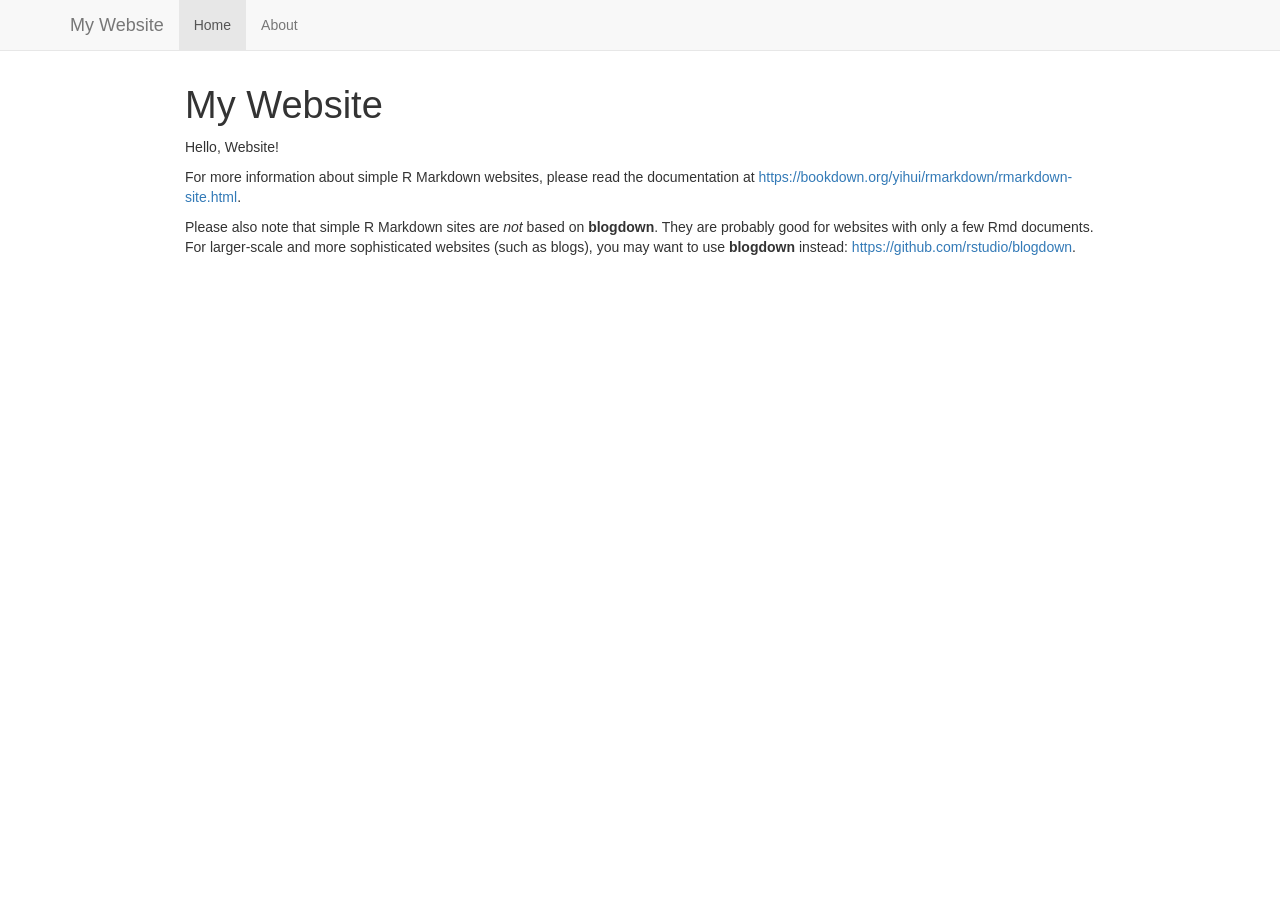
<file: _site/index.html>
<!DOCTYPE html>

<html>

<head>

<meta charset="utf-8" />
<meta name="generator" content="pandoc" />
<meta http-equiv="X-UA-Compatible" content="IE=EDGE" />




<title>My Website</title>

<script src="site_libs/header-attrs-2.29/header-attrs.js"></script>
<script src="site_libs/jquery-3.6.0/jquery-3.6.0.min.js"></script>
<meta name="viewport" content="width=device-width, initial-scale=1" />
<link href="site_libs/bootstrap-3.3.5/css/bootstrap.min.css" rel="stylesheet" />
<script src="site_libs/bootstrap-3.3.5/js/bootstrap.min.js"></script>
<script src="site_libs/bootstrap-3.3.5/shim/html5shiv.min.js"></script>
<script src="site_libs/bootstrap-3.3.5/shim/respond.min.js"></script>
<style>h1 {font-size: 34px;}
       h1.title {font-size: 38px;}
       h2 {font-size: 30px;}
       h3 {font-size: 24px;}
       h4 {font-size: 18px;}
       h5 {font-size: 16px;}
       h6 {font-size: 12px;}
       code {color: inherit; background-color: rgba(0, 0, 0, 0.04);}
       pre:not([class]) { background-color: white }</style>
<script src="site_libs/navigation-1.1/tabsets.js"></script>
<link href="site_libs/highlightjs-9.12.0/default.css" rel="stylesheet" />
<script src="site_libs/highlightjs-9.12.0/highlight.js"></script>

<style type="text/css">
  code{white-space: pre-wrap;}
  span.smallcaps{font-variant: small-caps;}
  span.underline{text-decoration: underline;}
  div.column{display: inline-block; vertical-align: top; width: 50%;}
  div.hanging-indent{margin-left: 1.5em; text-indent: -1.5em;}
  ul.task-list{list-style: none;}
    </style>

<style type="text/css">code{white-space: pre;}</style>
<script type="text/javascript">
if (window.hljs) {
  hljs.configure({languages: []});
  hljs.initHighlightingOnLoad();
  if (document.readyState && document.readyState === "complete") {
    window.setTimeout(function() { hljs.initHighlighting(); }, 0);
  }
}
</script>









<style type = "text/css">
.main-container {
  max-width: 940px;
  margin-left: auto;
  margin-right: auto;
}
img {
  max-width:100%;
}
.tabbed-pane {
  padding-top: 12px;
}
.html-widget {
  margin-bottom: 20px;
}
button.code-folding-btn:focus {
  outline: none;
}
summary {
  display: list-item;
}
details > summary > p:only-child {
  display: inline;
}
pre code {
  padding: 0;
}
</style>


<style type="text/css">
.dropdown-submenu {
  position: relative;
}
.dropdown-submenu>.dropdown-menu {
  top: 0;
  left: 100%;
  margin-top: -6px;
  margin-left: -1px;
  border-radius: 0 6px 6px 6px;
}
.dropdown-submenu:hover>.dropdown-menu {
  display: block;
}
.dropdown-submenu>a:after {
  display: block;
  content: " ";
  float: right;
  width: 0;
  height: 0;
  border-color: transparent;
  border-style: solid;
  border-width: 5px 0 5px 5px;
  border-left-color: #cccccc;
  margin-top: 5px;
  margin-right: -10px;
}
.dropdown-submenu:hover>a:after {
  border-left-color: #adb5bd;
}
.dropdown-submenu.pull-left {
  float: none;
}
.dropdown-submenu.pull-left>.dropdown-menu {
  left: -100%;
  margin-left: 10px;
  border-radius: 6px 0 6px 6px;
}
</style>

<script type="text/javascript">
// manage active state of menu based on current page
$(document).ready(function () {
  // active menu anchor
  href = window.location.pathname
  href = href.substr(href.lastIndexOf('/') + 1)
  if (href === "")
    href = "index.html";
  var menuAnchor = $('a[href="' + href + '"]');

  // mark the anchor link active (and if it's in a dropdown, also mark that active)
  var dropdown = menuAnchor.closest('li.dropdown');
  if (window.bootstrap) { // Bootstrap 4+
    menuAnchor.addClass('active');
    dropdown.find('> .dropdown-toggle').addClass('active');
  } else { // Bootstrap 3
    menuAnchor.parent().addClass('active');
    dropdown.addClass('active');
  }

  // Navbar adjustments
  var navHeight = $(".navbar").first().height() + 15;
  var style = document.createElement('style');
  var pt = "padding-top: " + navHeight + "px; ";
  var mt = "margin-top: -" + navHeight + "px; ";
  var css = "";
  // offset scroll position for anchor links (for fixed navbar)
  for (var i = 1; i <= 6; i++) {
    css += ".section h" + i + "{ " + pt + mt + "}\n";
  }
  style.innerHTML = "body {" + pt + "padding-bottom: 40px; }\n" + css;
  document.head.appendChild(style);
});
</script>

<!-- tabsets -->

<style type="text/css">
.tabset-dropdown > .nav-tabs {
  display: inline-table;
  max-height: 500px;
  min-height: 44px;
  overflow-y: auto;
  border: 1px solid #ddd;
  border-radius: 4px;
}

.tabset-dropdown > .nav-tabs > li.active:before, .tabset-dropdown > .nav-tabs.nav-tabs-open:before {
  content: "\e259";
  font-family: 'Glyphicons Halflings';
  display: inline-block;
  padding: 10px;
  border-right: 1px solid #ddd;
}

.tabset-dropdown > .nav-tabs.nav-tabs-open > li.active:before {
  content: "\e258";
  font-family: 'Glyphicons Halflings';
  border: none;
}

.tabset-dropdown > .nav-tabs > li.active {
  display: block;
}

.tabset-dropdown > .nav-tabs > li > a,
.tabset-dropdown > .nav-tabs > li > a:focus,
.tabset-dropdown > .nav-tabs > li > a:hover {
  border: none;
  display: inline-block;
  border-radius: 4px;
  background-color: transparent;
}

.tabset-dropdown > .nav-tabs.nav-tabs-open > li {
  display: block;
  float: none;
}

.tabset-dropdown > .nav-tabs > li {
  display: none;
}
</style>

<!-- code folding -->




</head>

<body>


<div class="container-fluid main-container">




<div class="navbar navbar-default  navbar-fixed-top" role="navigation">
  <div class="container">
    <div class="navbar-header">
      <button type="button" class="navbar-toggle collapsed" data-toggle="collapse" data-bs-toggle="collapse" data-target="#navbar" data-bs-target="#navbar">
        <span class="icon-bar"></span>
        <span class="icon-bar"></span>
        <span class="icon-bar"></span>
      </button>
      <a class="navbar-brand" href="index.html">My Website</a>
    </div>
    <div id="navbar" class="navbar-collapse collapse">
      <ul class="nav navbar-nav">
        <li>
  <a href="index.html">Home</a>
</li>
<li>
  <a href="about.html">About</a>
</li>
      </ul>
      <ul class="nav navbar-nav navbar-right">
        
      </ul>
    </div><!--/.nav-collapse -->
  </div><!--/.container -->
</div><!--/.navbar -->

<div id="header">



<h1 class="title toc-ignore">My Website</h1>

</div>


<p>Hello, Website!</p>
<p>For more information about simple R Markdown websites, please read
the documentation at <a
href="https://bookdown.org/yihui/rmarkdown/rmarkdown-site.html"
class="uri">https://bookdown.org/yihui/rmarkdown/rmarkdown-site.html</a>.</p>
<p>Please also note that simple R Markdown sites are <em>not</em> based
on <strong>blogdown</strong>. They are probably good for websites with
only a few Rmd documents. For larger-scale and more sophisticated
websites (such as blogs), you may want to use <strong>blogdown</strong>
instead: <a href="https://github.com/rstudio/blogdown"
class="uri">https://github.com/rstudio/blogdown</a>.</p>




</div>

<script>

// add bootstrap table styles to pandoc tables
function bootstrapStylePandocTables() {
  $('tr.odd').parent('tbody').parent('table').addClass('table table-condensed');
}
$(document).ready(function () {
  bootstrapStylePandocTables();
});


</script>

<!-- tabsets -->

<script>
$(document).ready(function () {
  window.buildTabsets("TOC");
});

$(document).ready(function () {
  $('.tabset-dropdown > .nav-tabs > li').click(function () {
    $(this).parent().toggleClass('nav-tabs-open');
  });
});
</script>

<!-- code folding -->


<!-- dynamically load mathjax for compatibility with self-contained -->
<script>
  (function () {
    var script = document.createElement("script");
    script.type = "text/javascript";
    script.src  = "https://mathjax.rstudio.com/latest/MathJax.js?config=TeX-AMS-MML_HTMLorMML";
    document.getElementsByTagName("head")[0].appendChild(script);
  })();
</script>

</body>
</html>
</file>
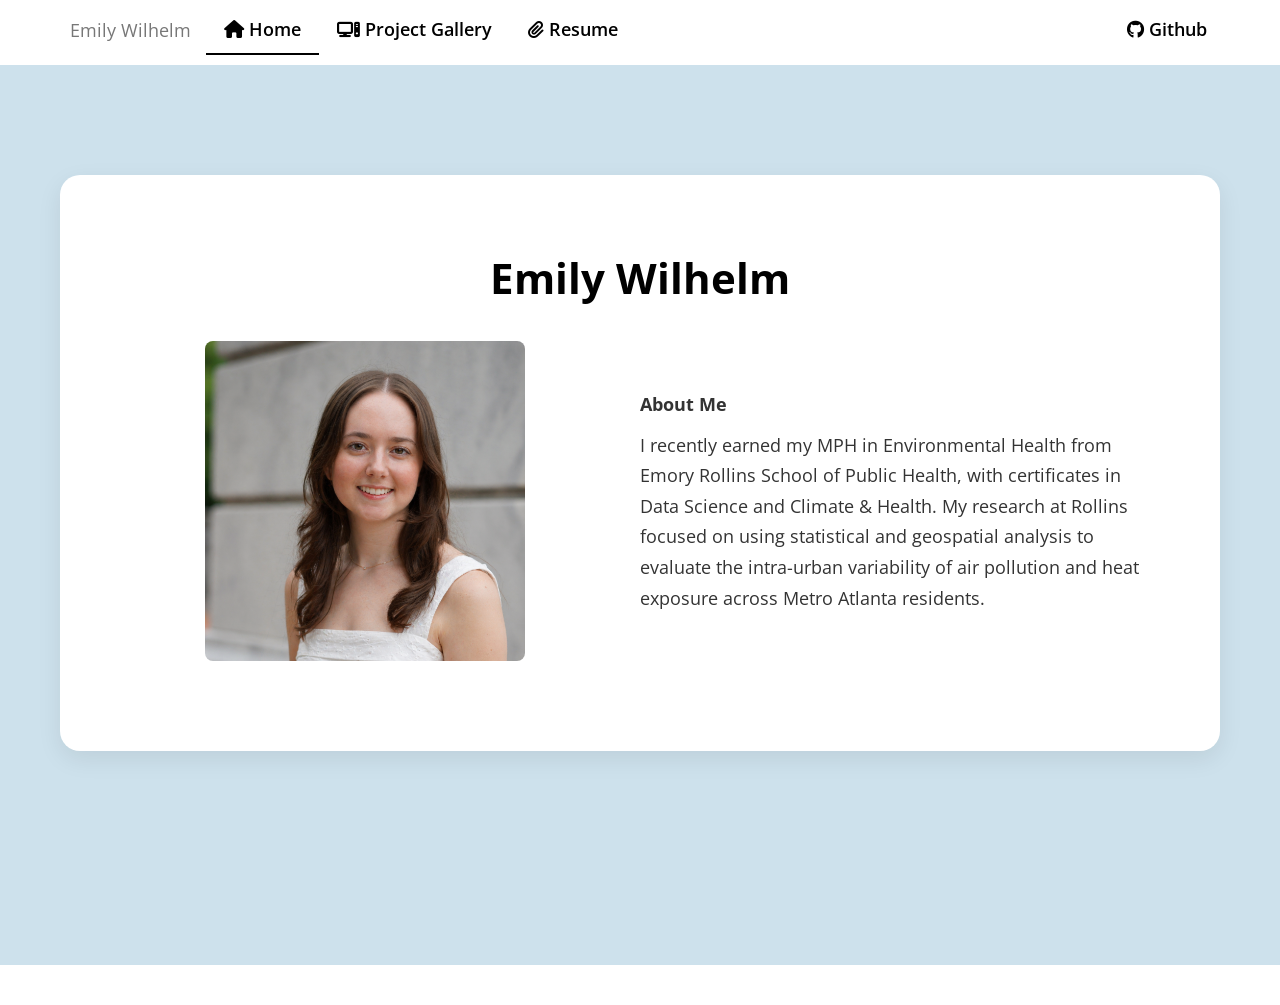
<file: docs/index.html>
<!DOCTYPE html>

<html>

<head>

<meta charset="utf-8" />
<meta name="generator" content="pandoc" />
<meta http-equiv="X-UA-Compatible" content="IE=EDGE" />




<title>index.knit</title>

<script src="site_libs/header-attrs-2.29/header-attrs.js"></script>
<script src="site_libs/jquery-3.6.0/jquery-3.6.0.min.js"></script>
<meta name="viewport" content="width=device-width, initial-scale=1" />
<link href="site_libs/bootstrap-3.3.5/css/bootstrap.min.css" rel="stylesheet" />
<script src="site_libs/bootstrap-3.3.5/js/bootstrap.min.js"></script>
<script src="site_libs/bootstrap-3.3.5/shim/html5shiv.min.js"></script>
<script src="site_libs/bootstrap-3.3.5/shim/respond.min.js"></script>
<style>h1 {font-size: 34px;}
       h1.title {font-size: 38px;}
       h2 {font-size: 30px;}
       h3 {font-size: 24px;}
       h4 {font-size: 18px;}
       h5 {font-size: 16px;}
       h6 {font-size: 12px;}
       code {color: inherit; background-color: rgba(0, 0, 0, 0.04);}
       pre:not([class]) { background-color: white }</style>
<script src="site_libs/navigation-1.1/tabsets.js"></script>
<link href="site_libs/highlightjs-9.12.0/default.css" rel="stylesheet" />
<script src="site_libs/highlightjs-9.12.0/highlight.js"></script>
<link href="site_libs/font-awesome-6.5.2/css/all.min.css" rel="stylesheet" />
<link href="site_libs/font-awesome-6.5.2/css/v4-shims.min.css" rel="stylesheet" />

<style type="text/css">
  code{white-space: pre-wrap;}
  span.smallcaps{font-variant: small-caps;}
  span.underline{text-decoration: underline;}
  div.column{display: inline-block; vertical-align: top; width: 50%;}
  div.hanging-indent{margin-left: 1.5em; text-indent: -1.5em;}
  ul.task-list{list-style: none;}
    </style>

<style type="text/css">code{white-space: pre;}</style>
<script type="text/javascript">
if (window.hljs) {
  hljs.configure({languages: []});
  hljs.initHighlightingOnLoad();
  if (document.readyState && document.readyState === "complete") {
    window.setTimeout(function() { hljs.initHighlighting(); }, 0);
  }
}
</script>






<link rel="stylesheet" href="style.css" type="text/css" />



<style type = "text/css">
.main-container {
  max-width: 940px;
  margin-left: auto;
  margin-right: auto;
}
img {
  max-width:100%;
}
.tabbed-pane {
  padding-top: 12px;
}
.html-widget {
  margin-bottom: 20px;
}
button.code-folding-btn:focus {
  outline: none;
}
summary {
  display: list-item;
}
details > summary > p:only-child {
  display: inline;
}
pre code {
  padding: 0;
}
</style>


<style type="text/css">
.dropdown-submenu {
  position: relative;
}
.dropdown-submenu>.dropdown-menu {
  top: 0;
  left: 100%;
  margin-top: -6px;
  margin-left: -1px;
  border-radius: 0 6px 6px 6px;
}
.dropdown-submenu:hover>.dropdown-menu {
  display: block;
}
.dropdown-submenu>a:after {
  display: block;
  content: " ";
  float: right;
  width: 0;
  height: 0;
  border-color: transparent;
  border-style: solid;
  border-width: 5px 0 5px 5px;
  border-left-color: #cccccc;
  margin-top: 5px;
  margin-right: -10px;
}
.dropdown-submenu:hover>a:after {
  border-left-color: #adb5bd;
}
.dropdown-submenu.pull-left {
  float: none;
}
.dropdown-submenu.pull-left>.dropdown-menu {
  left: -100%;
  margin-left: 10px;
  border-radius: 6px 0 6px 6px;
}
</style>

<script type="text/javascript">
// manage active state of menu based on current page
$(document).ready(function () {
  // active menu anchor
  href = window.location.pathname
  href = href.substr(href.lastIndexOf('/') + 1)
  if (href === "")
    href = "index.html";
  var menuAnchor = $('a[href="' + href + '"]');

  // mark the anchor link active (and if it's in a dropdown, also mark that active)
  var dropdown = menuAnchor.closest('li.dropdown');
  if (window.bootstrap) { // Bootstrap 4+
    menuAnchor.addClass('active');
    dropdown.find('> .dropdown-toggle').addClass('active');
  } else { // Bootstrap 3
    menuAnchor.parent().addClass('active');
    dropdown.addClass('active');
  }

  // Navbar adjustments
  var navHeight = $(".navbar").first().height() + 15;
  var style = document.createElement('style');
  var pt = "padding-top: " + navHeight + "px; ";
  var mt = "margin-top: -" + navHeight + "px; ";
  var css = "";
  // offset scroll position for anchor links (for fixed navbar)
  for (var i = 1; i <= 6; i++) {
    css += ".section h" + i + "{ " + pt + mt + "}\n";
  }
  style.innerHTML = "body {" + pt + "padding-bottom: 40px; }\n" + css;
  document.head.appendChild(style);
});
</script>

<!-- tabsets -->

<style type="text/css">
.tabset-dropdown > .nav-tabs {
  display: inline-table;
  max-height: 500px;
  min-height: 44px;
  overflow-y: auto;
  border: 1px solid #ddd;
  border-radius: 4px;
}

.tabset-dropdown > .nav-tabs > li.active:before, .tabset-dropdown > .nav-tabs.nav-tabs-open:before {
  content: "\e259";
  font-family: 'Glyphicons Halflings';
  display: inline-block;
  padding: 10px;
  border-right: 1px solid #ddd;
}

.tabset-dropdown > .nav-tabs.nav-tabs-open > li.active:before {
  content: "\e258";
  font-family: 'Glyphicons Halflings';
  border: none;
}

.tabset-dropdown > .nav-tabs > li.active {
  display: block;
}

.tabset-dropdown > .nav-tabs > li > a,
.tabset-dropdown > .nav-tabs > li > a:focus,
.tabset-dropdown > .nav-tabs > li > a:hover {
  border: none;
  display: inline-block;
  border-radius: 4px;
  background-color: transparent;
}

.tabset-dropdown > .nav-tabs.nav-tabs-open > li {
  display: block;
  float: none;
}

.tabset-dropdown > .nav-tabs > li {
  display: none;
}
</style>

<!-- code folding -->




</head>

<body>


<div class="container-fluid main-container">




<div class="navbar navbar-default  navbar-fixed-top" role="navigation">
  <div class="container">
    <div class="navbar-header">
      <button type="button" class="navbar-toggle collapsed" data-toggle="collapse" data-bs-toggle="collapse" data-target="#navbar" data-bs-target="#navbar">
        <span class="icon-bar"></span>
        <span class="icon-bar"></span>
        <span class="icon-bar"></span>
      </button>
      <a class="navbar-brand" href="index.html">Emily Wilhelm</a>
    </div>
    <div id="navbar" class="navbar-collapse collapse">
      <ul class="nav navbar-nav">
        <li>
  <a href="index.html">
    <span class="fa fa-home"></span>
     
    Home
  </a>
</li>
<li>
  <a href="projects.html">
    <span class="fa fa-computer"></span>
     
    Project Gallery
  </a>
</li>
<li>
  <a href="resume.html">
    <span class="fa fa-paperclip"></span>
     
    Resume
  </a>
</li>
      </ul>
      <ul class="nav navbar-nav navbar-right">
        <li>
  <a href="https://github.com/EmilyWilhelm15">
    <span class="fa fa-github"></span>
     
    Github
  </a>
</li>
      </ul>
    </div><!--/.nav-collapse -->
  </div><!--/.container -->
</div><!--/.navbar -->

<div id="header">




</div>


<div class="home-page">
<div class="home-wrapper">
<div class="home-card">
<h1 class="home-name">
Emily Wilhelm
</h1>
<div class="columns">
<div class="column" style="width:45%;">
<p><img src="images/Grad_Headshot.PNG" width="70%" style="display: block; margin: auto;" /></p>
</div><div class="column" style="text-align: left;">
<p><strong>About Me</strong></p>
<p>I recently earned my MPH in Environmental Health from Emory Rollins
School of Public Health, with certificates in Data Science and Climate
&amp; Health. My research at Rollins focused on using statistical and
geospatial analysis to evaluate the intra-urban variability of air
pollution and heat exposure across Metro Atlanta residents.</p>
</div>
</div>
</div>
</div>
</div>




</div>

<script>

// add bootstrap table styles to pandoc tables
function bootstrapStylePandocTables() {
  $('tr.odd').parent('tbody').parent('table').addClass('table table-condensed');
}
$(document).ready(function () {
  bootstrapStylePandocTables();
});


</script>

<!-- tabsets -->

<script>
$(document).ready(function () {
  window.buildTabsets("TOC");
});

$(document).ready(function () {
  $('.tabset-dropdown > .nav-tabs > li').click(function () {
    $(this).parent().toggleClass('nav-tabs-open');
  });
});
</script>

<!-- code folding -->


<!-- dynamically load mathjax for compatibility with self-contained -->
<script>
  (function () {
    var script = document.createElement("script");
    script.type = "text/javascript";
    script.src  = "https://mathjax.rstudio.com/latest/MathJax.js?config=TeX-AMS-MML_HTMLorMML";
    document.getElementsByTagName("head")[0].appendChild(script);
  })();
</script>

</body>
</html>
</file>
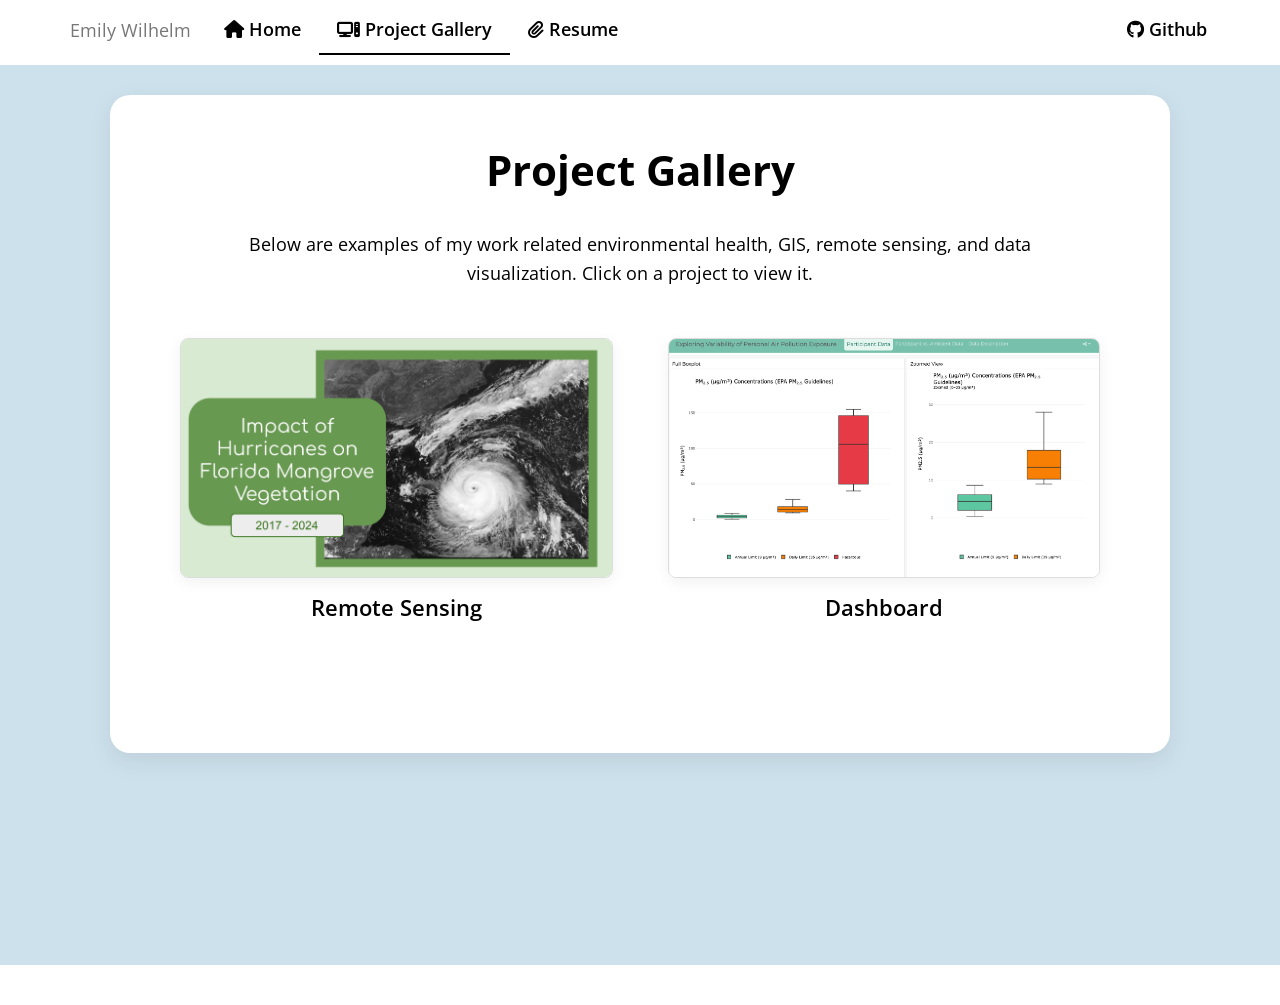
<file: docs/projects.html>
<!DOCTYPE html>

<html>

<head>

<meta charset="utf-8" />
<meta name="generator" content="pandoc" />
<meta http-equiv="X-UA-Compatible" content="IE=EDGE" />




<title>projects.knit</title>

<script src="site_libs/header-attrs-2.29/header-attrs.js"></script>
<script src="site_libs/jquery-3.6.0/jquery-3.6.0.min.js"></script>
<meta name="viewport" content="width=device-width, initial-scale=1" />
<link href="site_libs/bootstrap-3.3.5/css/bootstrap.min.css" rel="stylesheet" />
<script src="site_libs/bootstrap-3.3.5/js/bootstrap.min.js"></script>
<script src="site_libs/bootstrap-3.3.5/shim/html5shiv.min.js"></script>
<script src="site_libs/bootstrap-3.3.5/shim/respond.min.js"></script>
<style>h1 {font-size: 34px;}
       h1.title {font-size: 38px;}
       h2 {font-size: 30px;}
       h3 {font-size: 24px;}
       h4 {font-size: 18px;}
       h5 {font-size: 16px;}
       h6 {font-size: 12px;}
       code {color: inherit; background-color: rgba(0, 0, 0, 0.04);}
       pre:not([class]) { background-color: white }</style>
<script src="site_libs/navigation-1.1/tabsets.js"></script>
<link href="site_libs/highlightjs-9.12.0/default.css" rel="stylesheet" />
<script src="site_libs/highlightjs-9.12.0/highlight.js"></script>
<link href="site_libs/font-awesome-6.5.2/css/all.min.css" rel="stylesheet" />
<link href="site_libs/font-awesome-6.5.2/css/v4-shims.min.css" rel="stylesheet" />

<style type="text/css">
  code{white-space: pre-wrap;}
  span.smallcaps{font-variant: small-caps;}
  span.underline{text-decoration: underline;}
  div.column{display: inline-block; vertical-align: top; width: 50%;}
  div.hanging-indent{margin-left: 1.5em; text-indent: -1.5em;}
  ul.task-list{list-style: none;}
    </style>

<style type="text/css">code{white-space: pre;}</style>
<script type="text/javascript">
if (window.hljs) {
  hljs.configure({languages: []});
  hljs.initHighlightingOnLoad();
  if (document.readyState && document.readyState === "complete") {
    window.setTimeout(function() { hljs.initHighlighting(); }, 0);
  }
}
</script>






<link rel="stylesheet" href="style.css" type="text/css" />



<style type = "text/css">
.main-container {
  max-width: 940px;
  margin-left: auto;
  margin-right: auto;
}
img {
  max-width:100%;
}
.tabbed-pane {
  padding-top: 12px;
}
.html-widget {
  margin-bottom: 20px;
}
button.code-folding-btn:focus {
  outline: none;
}
summary {
  display: list-item;
}
details > summary > p:only-child {
  display: inline;
}
pre code {
  padding: 0;
}
</style>


<style type="text/css">
.dropdown-submenu {
  position: relative;
}
.dropdown-submenu>.dropdown-menu {
  top: 0;
  left: 100%;
  margin-top: -6px;
  margin-left: -1px;
  border-radius: 0 6px 6px 6px;
}
.dropdown-submenu:hover>.dropdown-menu {
  display: block;
}
.dropdown-submenu>a:after {
  display: block;
  content: " ";
  float: right;
  width: 0;
  height: 0;
  border-color: transparent;
  border-style: solid;
  border-width: 5px 0 5px 5px;
  border-left-color: #cccccc;
  margin-top: 5px;
  margin-right: -10px;
}
.dropdown-submenu:hover>a:after {
  border-left-color: #adb5bd;
}
.dropdown-submenu.pull-left {
  float: none;
}
.dropdown-submenu.pull-left>.dropdown-menu {
  left: -100%;
  margin-left: 10px;
  border-radius: 6px 0 6px 6px;
}
</style>

<script type="text/javascript">
// manage active state of menu based on current page
$(document).ready(function () {
  // active menu anchor
  href = window.location.pathname
  href = href.substr(href.lastIndexOf('/') + 1)
  if (href === "")
    href = "index.html";
  var menuAnchor = $('a[href="' + href + '"]');

  // mark the anchor link active (and if it's in a dropdown, also mark that active)
  var dropdown = menuAnchor.closest('li.dropdown');
  if (window.bootstrap) { // Bootstrap 4+
    menuAnchor.addClass('active');
    dropdown.find('> .dropdown-toggle').addClass('active');
  } else { // Bootstrap 3
    menuAnchor.parent().addClass('active');
    dropdown.addClass('active');
  }

  // Navbar adjustments
  var navHeight = $(".navbar").first().height() + 15;
  var style = document.createElement('style');
  var pt = "padding-top: " + navHeight + "px; ";
  var mt = "margin-top: -" + navHeight + "px; ";
  var css = "";
  // offset scroll position for anchor links (for fixed navbar)
  for (var i = 1; i <= 6; i++) {
    css += ".section h" + i + "{ " + pt + mt + "}\n";
  }
  style.innerHTML = "body {" + pt + "padding-bottom: 40px; }\n" + css;
  document.head.appendChild(style);
});
</script>

<!-- tabsets -->

<style type="text/css">
.tabset-dropdown > .nav-tabs {
  display: inline-table;
  max-height: 500px;
  min-height: 44px;
  overflow-y: auto;
  border: 1px solid #ddd;
  border-radius: 4px;
}

.tabset-dropdown > .nav-tabs > li.active:before, .tabset-dropdown > .nav-tabs.nav-tabs-open:before {
  content: "\e259";
  font-family: 'Glyphicons Halflings';
  display: inline-block;
  padding: 10px;
  border-right: 1px solid #ddd;
}

.tabset-dropdown > .nav-tabs.nav-tabs-open > li.active:before {
  content: "\e258";
  font-family: 'Glyphicons Halflings';
  border: none;
}

.tabset-dropdown > .nav-tabs > li.active {
  display: block;
}

.tabset-dropdown > .nav-tabs > li > a,
.tabset-dropdown > .nav-tabs > li > a:focus,
.tabset-dropdown > .nav-tabs > li > a:hover {
  border: none;
  display: inline-block;
  border-radius: 4px;
  background-color: transparent;
}

.tabset-dropdown > .nav-tabs.nav-tabs-open > li {
  display: block;
  float: none;
}

.tabset-dropdown > .nav-tabs > li {
  display: none;
}
</style>

<!-- code folding -->




</head>

<body>


<div class="container-fluid main-container">




<div class="navbar navbar-default  navbar-fixed-top" role="navigation">
  <div class="container">
    <div class="navbar-header">
      <button type="button" class="navbar-toggle collapsed" data-toggle="collapse" data-bs-toggle="collapse" data-target="#navbar" data-bs-target="#navbar">
        <span class="icon-bar"></span>
        <span class="icon-bar"></span>
        <span class="icon-bar"></span>
      </button>
      <a class="navbar-brand" href="index.html">Emily Wilhelm</a>
    </div>
    <div id="navbar" class="navbar-collapse collapse">
      <ul class="nav navbar-nav">
        <li>
  <a href="index.html">
    <span class="fa fa-home"></span>
     
    Home
  </a>
</li>
<li>
  <a href="projects.html">
    <span class="fa fa-computer"></span>
     
    Project Gallery
  </a>
</li>
<li>
  <a href="resume.html">
    <span class="fa fa-paperclip"></span>
     
    Resume
  </a>
</li>
      </ul>
      <ul class="nav navbar-nav navbar-right">
        <li>
  <a href="https://github.com/EmilyWilhelm15">
    <span class="fa fa-github"></span>
     
    Github
  </a>
</li>
      </ul>
    </div><!--/.nav-collapse -->
  </div><!--/.container -->
</div><!--/.navbar -->

<div id="header">




</div>


<div class="project-page">
<div class="project-wrapper">
<div class="project-card-page">
<div id="project-gallery">

  <p class="gallery">
  Project Gallery
  </p>

  <p class="project-intro">
  Below are examples of my work related environmental health, GIS, remote sensing, and data visualization.
  Click on a project to view it.
  </p>

<div class="project-gallery">
  <div class="project-card" onclick="showProject('remote')">
    <img src="images/Mangrove.PNG" alt="Remote Sensing Project">
    <p>Remote Sensing</p>
  </div>

  <div class="project-card" onclick="showProject('dashboard')">
    <img src="images/Dashboard.PNG" alt="Dashboard Project">
    <p>Dashboard</p>
  </div>
</div>

</div>


<div id="remote" class="project-display" style="display:none;">

  <button class="back-button" onclick="backToProjects()">← Back to Projects</button>
  
  <h2>Remote Sensing Project</h2> 
  
  <p>
  This project uses Landsat satellite imagery and NDVI analysis to evaluate how hurricanes impacted mangrove vegetation in Florida from 2017–2024. By comparing vegetation health before and after major storms, the analysis identifies patterns of damage and regrowth. I explored how mangroves are affected by hurricanes and recover over time because mangrove forests play a critical role in coastal resilience by reducing storm surge, limiting erosion, and protecting nearby communities.
  <br><br>
  <p>
    <a href="files/Mangrove_NDVI.pdf" target="_blank">Open Remote Sensing PDF →</a>
  </p>

  <object 
    data="files/Mangrove_NDVI.pdf" 
    type="application/pdf" 
    width="100%" 
    height="800px">
    <p>
      PDF cannot be displayed.
      <a href="files/Mangrove_NDVI.pdf" target="_blank">Open the PDF here</a>.
    </p>
  </object>
    
</div> 

<div id="dashboard" class="project-display" style="display:none;">

  <button class="back-button" onclick="backToProjects()">← Back to Projects</button> 
  
  <h2>Dashboard</h2> 
  
  <p>
    This interactive dashboard presents data from my capstone research project: personal PM₂.₅ exposure concentrations from Metro Atlanta residents and corresponding ambient PM₂.₅ concentrations from the EPA's South DeKalb Ambient Air Monitor. The first page displays boxplots of personal PM₂.₅ concentrations categorized using thresholds from the the EPA and WHO, allowing users to explore how PM₂.₅ exposure concentrations in the study population compare across regulatory and health-based benchmarks. The second page compares individuals’ personal PM₂.₅ concentrations to corresponding ambient levels, highlighting differences between personal exposures and measurements from a fixed-site monitor. Together, these visualizations enable users to examine variability in exposure and better understand how personal PM₂.₅ levels relate to both ambient air quality and established guidelines.
    <br><br>
  </p>
  
  <p>
    <a href="https://emilywilhelm.shinyapps.io/dashboard/" target="_blank">
      Open full dashboard →
    </a>
  </p>
  
  <p>
    <a href="https://github.com/EmilyWilhelm15/Dashboard_555" target="_blank">
      View code on GitHub →
    </a>
  </p>
  
  <iframe 
    src="https://emilywilhelm.shinyapps.io/dashboard/#section-participant-data" 
    width="100%" 
    height="800px" 
    style="border: none;">
  </iframe>
  
</div>

<script>
function showProject(id) {
  document.getElementById('project-gallery').style.display = 'none';

  document.querySelectorAll('.project-display').forEach(project => {
    project.style.display = 'none';
  });

  document.getElementById(id).style.display = 'block';

  window.scrollTo({
    top: 0,
    behavior: 'smooth'
  });
}

function backToProjects() {
  document.getElementById('project-gallery').style.display = 'block';

  document.querySelectorAll('.project-display').forEach(project => {
    project.style.display = 'none';
  });

  document.getElementById('project-gallery').scrollIntoView({
    behavior: 'smooth'
  });
}
</script>
</div>
</div>
</div>




</div>

<script>

// add bootstrap table styles to pandoc tables
function bootstrapStylePandocTables() {
  $('tr.odd').parent('tbody').parent('table').addClass('table table-condensed');
}
$(document).ready(function () {
  bootstrapStylePandocTables();
});


</script>

<!-- tabsets -->

<script>
$(document).ready(function () {
  window.buildTabsets("TOC");
});

$(document).ready(function () {
  $('.tabset-dropdown > .nav-tabs > li').click(function () {
    $(this).parent().toggleClass('nav-tabs-open');
  });
});
</script>

<!-- code folding -->


<!-- dynamically load mathjax for compatibility with self-contained -->
<script>
  (function () {
    var script = document.createElement("script");
    script.type = "text/javascript";
    script.src  = "https://mathjax.rstudio.com/latest/MathJax.js?config=TeX-AMS-MML_HTMLorMML";
    document.getElementsByTagName("head")[0].appendChild(script);
  })();
</script>

</body>
</html>
</file>
<file: _site/site_libs/highlightjs-9.12.0/default.css>
.hljs-literal {
  color: #990073;
}

.hljs-number {
  color: #099;
}

.hljs-comment {
  color: #998;
  font-style: italic;
}

.hljs-keyword {
  color: #900;
  font-weight: bold;
}

.hljs-string {
  color: #d14;
}
</file>
<file: docs/site_libs/highlightjs-9.12.0/default.css>
.hljs-literal {
  color: #990073;
}

.hljs-number {
  color: #099;
}

.hljs-comment {
  color: #998;
  font-style: italic;
}

.hljs-keyword {
  color: #900;
  font-weight: bold;
}

.hljs-string {
  color: #d14;
}
</file>
<file: docs/style.css>
@import url('https://fonts.googleapis.com/css2?family=Open+Sans:wght@400;600;700&display=swap');

/*home page*/
body {
  margin: 0;
  font-family: 'Open Sans', sans-serif;
}

h1, h2, h3 {
  font-weight: 700;
}

p {
  font-weight: 400;
}

.main-container {
  max-width: 100% !important;
  padding-left: 0 !important;
  padding-right: 0 !important;
}

.home-page {
  background-color: #cde1ec;
  min-height: 100vh;
  padding: 40px 0;
}

.home-wrapper {
  max-width: 1200px;   
  margin: 70px auto;
  padding: 0 20px;
}

.home-card {
  background: white;
  padding: 80px;
  border-radius: 20px;
  box-shadow: 0 8px 25px rgba(0,0,0,0.08);
}

.home-card img {
  border-radius: 10px;
}

.home-card p {
  font-size: 17px;
  line-height: 1.7;
}

.home-card h2 {
  font-size: 48px;   /* increase size */
  font-weight: 600;
  padding: 40px 60px 60px 60px;
  text-align: center;
  margin-bottom: 25px; /* space below name */
}

.columns {
  display: flex;
  align-items: center;
  gap: 50px;
}

/*headshot*/
.columns img {
  max-width: 320px; 
  width: 100%;
  border-radius: 8px;
}

/*name*/
.home-name {
  font-size: 42px;
  text-align: center;
  font-family: 'Open Sans', sans-serif;
  margin-top: 0; 
  color: #000 !important;
  margin-bottom: 40px;
}

.columns .column:last-child {
  text-align: left;
}

/*About text spacing */
.columns .column p {
  font-size: 18px;
  line-height: 1.7;
}

.columns h3 + h3,
.columns h3 + h2 {
  margin-top: 10px;
}

/*Navbar*/
.navbar {
  background-color: white !important;
  border-bottom: none;
  margin-top: 5px; 
  margin-bottom: 5px;
}

.navbar-nav > li > a {
  font-size: 18px;
  font-weight: 600;
  padding: 14px 18px;
  color: #000 !important;
}

.navbar-nav > li > a:hover,
.navbar-nav > li > a:focus {
  color: #8ec1da !important;
  background-color: transparent !important;
  border-bottom: 2px solid #8ec1da !important;
}

.navbar-nav > .active > a,
.navbar-nav > .active > a:hover,
.navbar-nav > .active > a:focus {
  background-color: transparent !important;
  box-shadow: none !important;
  border-bottom: 2px solid #000;  
  color: #000 !important;
}

/*project page*/
.project-page {
  background-color: #cde1ec;
  min-height: 100vh;
  padding: 30px 0 60px 0;
}

.project-wrapper {
  max-width: 1100px;
  margin: 0 auto;
  padding: 0 20px;
}

.project-card-page {
  background: white;
  padding: 45px 60px 60px 60px;
  border-radius: 20px;
  box-shadow: 0 8px 25px rgba(0,0,0,0.08);
}

h1.title {
  text-align: center;
  margin-bottom: 20px;
}

.gallery {
  font-size: 42px;
  text-align: center;
  font-family: 'Open Sans', sans-serif;
  color: #000 !important;
  font-weight: 700;
}

/*About project page text*/ 
.project-intro {
  text-align: center;
  font-size: 18px;
  margin: 30px auto 40px auto;
  max-width: 800px;
  line-height: 1.6;
  color: #000;
}

/*Gallery layout*/
.project-gallery {
  display: grid;
  grid-template-columns: repeat(2, 1fr);
  gap: 35px;
  max-width: 9000px;
  margin: 0 auto 50px auto;
}

/*Project cards*/
.project-card {
  text-align: center;
  cursor: pointer;
  padding: 10px;
  border-radius: 8px;
  transition: transform 0.2s ease;
}

/*Card hover (lift effect)*/
.project-card:hover {
  transform: translateY(-3px);
}

/*project images*/
.project-card img {
  width: 100%;
  height: 240px;
  object-fit: cover;
  border: 1px solid #ddd;
  border-radius: 8px;
  box-shadow: 0 4px 15px rgba(0,0,0,0.06);
  transition: transform 0.2s ease, opacity 0.2s ease;
}

/*project image hover */
.project-card:hover img {
  opacity: 0.9;
}

/*project titles */
.project-card p {
  font-size: 22px;
  font-weight: 600;
  margin-top: 14px;
  color: #000;
}

/*project display */
.project-display {
  max-width: 1000px;
  margin: 20px auto 40px auto;
  padding: 0 20px;
}

/*Project titles when displayed*/
.project-display h2 {
  text-align: center;
  font-size: 32px;
  font-weight: 700;
  margin: 10px 0 25px 0;
}

/*Back button*/
.back-button {
  margin-bottom: 25px;
  padding: 8px 16px;
  font-size: 15px;
  border: 1px solid #ccc;
  background: white;
  color: #333;
  border-radius: 20px;
  cursor: pointer;
  transition: all 0.2s ease;
}

/*Back button hover*/
.back-button:hover {
  border-color: #555;
  background-color: #f5f5f5;
}

/* Mobile homepage */
@media (max-width: 768px) {

  .home-page {
    padding: 20px 0;
  }

  .home-wrapper {
    max-width: 100%;
    margin: 20px auto;
    padding: 0 15px;
  }

  .home-card {
    padding: 30px 20px;
    border-radius: 16px;
  }

  .home-name {
    display: block;
    text-align: center;
    font-size: 32px;
    margin-bottom: 25px;
  }

  .columns {
    display: flex !important;
    flex-direction: column !important;
    align-items: center;
    gap: 25px;
  }

  .columns .column {
    width: 100% !important;
    max-width: 100% !important;
    text-align: center !important;
  }

  .columns img {
    max-width: 260px;
    width: 100%;
    display: block;
    margin: 0 auto;
  }

  .columns .column:last-child {
    text-align: left !important;
  }

  .columns .column p {
    font-size: 16px;
    line-height: 1.6;
  }
  
  .project-gallery {
    grid-template-columns: 1fr;
    gap: 25px;
    max-width: 100%;
    padding: 0 15px;
  }

  .project-card img {
    height: 200px;
  }

  .project-card p {
    font-size: 18px;
  }

  .project-display {
    margin: 20px auto;
    padding: 0 15px;
  }

  .project-display h2 {
    font-size: 28px;
    margin-bottom: 15px;
  }

  .project-display p {
    font-size: 16px;
    line-height: 1.6;
  }

  .project-display iframe {
    height: 500px;   
  }

  .back-button {
    font-size: 14px;
    padding: 6px 12px;
    margin-bottom: 15px;
  }
}
</file>
<file: docs/site_libs/font-awesome-6.5.2/css/v4-shims.min.css>
/*!
 * Font Awesome Free 6.5.2 by @fontawesome - https://fontawesome.com
 * License - https://fontawesome.com/license/free (Icons: CC BY 4.0, Fonts: SIL OFL 1.1, Code: MIT License)
 * Copyright 2024 Fonticons, Inc.
 */
.fa.fa-glass:before{content:"\f000"}.fa.fa-envelope-o{font-family:"Font Awesome 6 Free";font-weight:400}.fa.fa-envelope-o:before{content:"\f0e0"}.fa.fa-star-o{font-family:"Font Awesome 6 Free";font-weight:400}.fa.fa-star-o:before{content:"\f005"}.fa.fa-close:before,.fa.fa-remove:before{content:"\f00d"}.fa.fa-gear:before{content:"\f013"}.fa.fa-trash-o{font-family:"Font Awesome 6 Free";font-weight:400}.fa.fa-trash-o:before{content:"\f2ed"}.fa.fa-home:before{content:"\f015"}.fa.fa-file-o{font-family:"Font Awesome 6 Free";font-weight:400}.fa.fa-file-o:before{content:"\f15b"}.fa.fa-clock-o{font-family:"Font Awesome 6 Free";font-weight:400}.fa.fa-clock-o:before{content:"\f017"}.fa.fa-arrow-circle-o-down{font-family:"Font Awesome 6 Free";font-weight:400}.fa.fa-arrow-circle-o-down:before{content:"\f358"}.fa.fa-arrow-circle-o-up{font-family:"Font Awesome 6 Free";font-weight:400}.fa.fa-arrow-circle-o-up:before{content:"\f35b"}.fa.fa-play-circle-o{font-family:"Font Awesome 6 Free";font-weight:400}.fa.fa-play-circle-o:before{content:"\f144"}.fa.fa-repeat:before,.fa.fa-rotate-right:before{content:"\f01e"}.fa.fa-refresh:before{content:"\f021"}.fa.fa-list-alt{font-family:"Font Awesome 6 Free";font-weight:400}.fa.fa-list-alt:before{content:"\f022"}.fa.fa-dedent:before{content:"\f03b"}.fa.fa-video-camera:before{content:"\f03d"}.fa.fa-picture-o{font-family:"Font Awesome 6 Free";font-weight:400}.fa.fa-picture-o:before{content:"\f03e"}.fa.fa-photo{font-family:"Font Awesome 6 Free";font-weight:400}.fa.fa-photo:before{content:"\f03e"}.fa.fa-image{font-family:"Font Awesome 6 Free";font-weight:400}.fa.fa-image:before{content:"\f03e"}.fa.fa-map-marker:before{content:"\f3c5"}.fa.fa-pencil-square-o{font-family:"Font Awesome 6 Free";font-weight:400}.fa.fa-pencil-square-o:before{content:"\f044"}.fa.fa-edit{font-family:"Font Awesome 6 Free";font-weight:400}.fa.fa-edit:before{content:"\f044"}.fa.fa-share-square-o:before{content:"\f14d"}.fa.fa-check-square-o{font-family:"Font Awesome 6 Free";font-weight:400}.fa.fa-check-square-o:before{content:"\f14a"}.fa.fa-arrows:before{content:"\f0b2"}.fa.fa-times-circle-o{font-family:"Font Awesome 6 Free";font-weight:400}.fa.fa-times-circle-o:before{content:"\f057"}.fa.fa-check-circle-o{font-family:"Font Awesome 6 Free";font-weight:400}.fa.fa-check-circle-o:before{content:"\f058"}.fa.fa-mail-forward:before{content:"\f064"}.fa.fa-expand:before{content:"\f424"}.fa.fa-compress:before{content:"\f422"}.fa.fa-eye,.fa.fa-eye-slash{font-family:"Font Awesome 6 Free";font-weight:400}.fa.fa-warning:before{content:"\f071"}.fa.fa-calendar:before{content:"\f073"}.fa.fa-arrows-v:before{content:"\f338"}.fa.fa-arrows-h:before{content:"\f337"}.fa.fa-bar-chart-o:before,.fa.fa-bar-chart:before{content:"\e0e3"}.fa.fa-twitter-square{font-family:"Font Awesome 6 Brands";font-weight:400}.fa.fa-twitter-square:before{content:"\f081"}.fa.fa-facebook-square{font-family:"Font Awesome 6 Brands";font-weight:400}.fa.fa-facebook-square:before{content:"\f082"}.fa.fa-gears:before{content:"\f085"}.fa.fa-thumbs-o-up{font-family:"Font Awesome 6 Free";font-weight:400}.fa.fa-thumbs-o-up:before{content:"\f164"}.fa.fa-thumbs-o-down{font-family:"Font Awesome 6 Free";font-weight:400}.fa.fa-thumbs-o-down:before{content:"\f165"}.fa.fa-heart-o{font-family:"Font Awesome 6 Free";font-weight:400}.fa.fa-heart-o:before{content:"\f004"}.fa.fa-sign-out:before{content:"\f2f5"}.fa.fa-linkedin-square{font-family:"Font Awesome 6 Brands";font-weight:400}.fa.fa-linkedin-square:before{content:"\f08c"}.fa.fa-thumb-tack:before{content:"\f08d"}.fa.fa-external-link:before{content:"\f35d"}.fa.fa-sign-in:before{content:"\f2f6"}.fa.fa-github-square{font-family:"Font Awesome 6 Brands";font-weight:400}.fa.fa-github-square:before{content:"\f092"}.fa.fa-lemon-o{font-family:"Font Awesome 6 Free";font-weight:400}.fa.fa-lemon-o:before{content:"\f094"}.fa.fa-square-o{font-family:"Font Awesome 6 Free";font-weight:400}.fa.fa-square-o:before{content:"\f0c8"}.fa.fa-bookmark-o{font-family:"Font Awesome 6 Free";font-weight:400}.fa.fa-bookmark-o:before{content:"\f02e"}.fa.fa-facebook,.fa.fa-twitter{font-family:"Font Awesome 6 Brands";font-weight:400}.fa.fa-facebook:before{content:"\f39e"}.fa.fa-facebook-f{font-family:"Font Awesome 6 Brands";font-weight:400}.fa.fa-facebook-f:before{content:"\f39e"}.fa.fa-github{font-family:"Font Awesome 6 Brands";font-weight:400}.fa.fa-credit-card{font-family:"Font Awesome 6 Free";font-weight:400}.fa.fa-feed:before{content:"\f09e"}.fa.fa-hdd-o{font-family:"Font Awesome 6 Free";font-weight:400}.fa.fa-hdd-o:before{content:"\f0a0"}.fa.fa-hand-o-right{font-family:"Font Awesome 6 Free";font-weight:400}.fa.fa-hand-o-right:before{content:"\f0a4"}.fa.fa-hand-o-left{font-family:"Font Awesome 6 Free";font-weight:400}.fa.fa-hand-o-left:before{content:"\f0a5"}.fa.fa-hand-o-up{font-family:"Font Awesome 6 Free";font-weight:400}.fa.fa-hand-o-up:before{content:"\f0a6"}.fa.fa-hand-o-down{font-family:"Font Awesome 6 Free";font-weight:400}.fa.fa-hand-o-down:before{content:"\f0a7"}.fa.fa-globe:before{content:"\f57d"}.fa.fa-tasks:before{content:"\f828"}.fa.fa-arrows-alt:before{content:"\f31e"}.fa.fa-group:before{content:"\f0c0"}.fa.fa-chain:before{content:"\f0c1"}.fa.fa-cut:before{content:"\f0c4"}.fa.fa-files-o{font-family:"Font Awesome 6 Free";font-weight:400}.fa.fa-files-o:before{content:"\f0c5"}.fa.fa-floppy-o{font-family:"Font Awesome 6 Free";font-weight:400}.fa.fa-floppy-o:before{content:"\f0c7"}.fa.fa-save{font-family:"Font Awesome 6 Free";font-weight:400}.fa.fa-save:before{content:"\f0c7"}.fa.fa-navicon:before,.fa.fa-reorder:before{content:"\f0c9"}.fa.fa-magic:before{content:"\e2ca"}.fa.fa-pinterest,.fa.fa-pinterest-square{font-family:"Font Awesome 6 Brands";font-weight:400}.fa.fa-pinterest-square:before{content:"\f0d3"}.fa.fa-google-plus-square{font-family:"Font Awesome 6 Brands";font-weight:400}.fa.fa-google-plus-square:before{content:"\f0d4"}.fa.fa-google-plus{font-family:"Font Awesome 6 Brands";font-weight:400}.fa.fa-google-plus:before{content:"\f0d5"}.fa.fa-money:before{content:"\f3d1"}.fa.fa-unsorted:before{content:"\f0dc"}.fa.fa-sort-desc:before{content:"\f0dd"}.fa.fa-sort-asc:before{content:"\f0de"}.fa.fa-linkedin{font-family:"Font Awesome 6 Brands";font-weight:400}.fa.fa-linkedin:before{content:"\f0e1"}.fa.fa-rotate-left:before{content:"\f0e2"}.fa.fa-legal:before{content:"\f0e3"}.fa.fa-dashboard:before,.fa.fa-tachometer:before{content:"\f625"}.fa.fa-comment-o{font-family:"Font Awesome 6 Free";font-weight:400}.fa.fa-comment-o:before{content:"\f075"}.fa.fa-comments-o{font-family:"Font Awesome 6 Free";font-weight:400}.fa.fa-comments-o:before{content:"\f086"}.fa.fa-flash:before{content:"\f0e7"}.fa.fa-clipboard:before{content:"\f0ea"}.fa.fa-lightbulb-o{font-family:"Font Awesome 6 Free";font-weight:400}.fa.fa-lightbulb-o:before{content:"\f0eb"}.fa.fa-exchange:before{content:"\f362"}.fa.fa-cloud-download:before{content:"\f0ed"}.fa.fa-cloud-upload:before{content:"\f0ee"}.fa.fa-bell-o{font-family:"Font Awesome 6 Free";font-weight:400}.fa.fa-bell-o:before{content:"\f0f3"}.fa.fa-cutlery:before{content:"\f2e7"}.fa.fa-file-text-o{font-family:"Font Awesome 6 Free";font-weight:400}.fa.fa-file-text-o:before{content:"\f15c"}.fa.fa-building-o{font-family:"Font Awesome 6 Free";font-weight:400}.fa.fa-building-o:before{content:"\f1ad"}.fa.fa-hospital-o{font-family:"Font Awesome 6 Free";font-weight:400}.fa.fa-hospital-o:before{content:"\f0f8"}.fa.fa-tablet:before{content:"\f3fa"}.fa.fa-mobile-phone:before,.fa.fa-mobile:before{content:"\f3cd"}.fa.fa-circle-o{font-family:"Font Awesome 6 Free";font-weight:400}.fa.fa-circle-o:before{content:"\f111"}.fa.fa-mail-reply:before{content:"\f3e5"}.fa.fa-github-alt{font-family:"Font Awesome 6 Brands";font-weight:400}.fa.fa-folder-o{font-family:"Font Awesome 6 Free";font-weight:400}.fa.fa-folder-o:before{content:"\f07b"}.fa.fa-folder-open-o{font-family:"Font Awesome 6 Free";font-weight:400}.fa.fa-folder-open-o:before{content:"\f07c"}.fa.fa-smile-o{font-family:"Font Awesome 6 Free";font-weight:400}.fa.fa-smile-o:before{content:"\f118"}.fa.fa-frown-o{font-family:"Font Awesome 6 Free";font-weight:400}.fa.fa-frown-o:before{content:"\f119"}.fa.fa-meh-o{font-family:"Font Awesome 6 Free";font-weight:400}.fa.fa-meh-o:before{content:"\f11a"}.fa.fa-keyboard-o{font-family:"Font Awesome 6 Free";font-weight:400}.fa.fa-keyboard-o:before{content:"\f11c"}.fa.fa-flag-o{font-family:"Font Awesome 6 Free";font-weight:400}.fa.fa-flag-o:before{content:"\f024"}.fa.fa-mail-reply-all:before{content:"\f122"}.fa.fa-star-half-o{font-family:"Font Awesome 6 Free";font-weight:400}.fa.fa-star-half-o:before{content:"\f5c0"}.fa.fa-star-half-empty{font-family:"Font Awesome 6 Free";font-weight:400}.fa.fa-star-half-empty:before{content:"\f5c0"}.fa.fa-star-half-full{font-family:"Font Awesome 6 Free";font-weight:400}.fa.fa-star-half-full:before{content:"\f5c0"}.fa.fa-code-fork:before{content:"\f126"}.fa.fa-chain-broken:before,.fa.fa-unlink:before{content:"\f127"}.fa.fa-calendar-o{font-family:"Font Awesome 6 Free";font-weight:400}.fa.fa-calendar-o:before{content:"\f133"}.fa.fa-css3,.fa.fa-html5,.fa.fa-maxcdn{font-family:"Font Awesome 6 Brands";font-weight:400}.fa.fa-unlock-alt:before{content:"\f09c"}.fa.fa-minus-square-o{font-family:"Font Awesome 6 Free";font-weight:400}.fa.fa-minus-square-o:before{content:"\f146"}.fa.fa-level-up:before{content:"\f3bf"}.fa.fa-level-down:before{content:"\f3be"}.fa.fa-pencil-square:before{content:"\f14b"}.fa.fa-external-link-square:before{content:"\f360"}.fa.fa-compass{font-family:"Font Awesome 6 Free";font-weight:400}.fa.fa-caret-square-o-down{font-family:"Font Awesome 6 Free";font-weight:400}.fa.fa-caret-square-o-down:before{content:"\f150"}.fa.fa-toggle-down{font-family:"Font Awesome 6 Free";font-weight:400}.fa.fa-toggle-down:before{content:"\f150"}.fa.fa-caret-square-o-up{font-family:"Font Awesome 6 Free";font-weight:400}.fa.fa-caret-square-o-up:before{content:"\f151"}.fa.fa-toggle-up{font-family:"Font Awesome 6 Free";font-weight:400}.fa.fa-toggle-up:before{content:"\f151"}.fa.fa-caret-square-o-right{font-family:"Font Awesome 6 Free";font-weight:400}.fa.fa-caret-square-o-right:before{content:"\f152"}.fa.fa-toggle-right{font-family:"Font Awesome 6 Free";font-weight:400}.fa.fa-toggle-right:before{content:"\f152"}.fa.fa-eur:before,.fa.fa-euro:before{content:"\f153"}.fa.fa-gbp:before{content:"\f154"}.fa.fa-dollar:before,.fa.fa-usd:before{content:"\24"}.fa.fa-inr:before,.fa.fa-rupee:before{content:"\e1bc"}.fa.fa-cny:before,.fa.fa-jpy:before,.fa.fa-rmb:before,.fa.fa-yen:before{content:"\f157"}.fa.fa-rouble:before,.fa.fa-rub:before,.fa.fa-ruble:before{content:"\f158"}.fa.fa-krw:before,.fa.fa-won:before{content:"\f159"}.fa.fa-bitcoin,.fa.fa-btc{font-family:"Font Awesome 6 Brands";font-weight:400}.fa.fa-bitcoin:before{content:"\f15a"}.fa.fa-file-text:before{content:"\f15c"}.fa.fa-sort-alpha-asc:before{content:"\f15d"}.fa.fa-sort-alpha-desc:before{content:"\f881"}.fa.fa-sort-amount-asc:before{content:"\f884"}.fa.fa-sort-amount-desc:before{content:"\f160"}.fa.fa-sort-numeric-asc:before{content:"\f162"}.fa.fa-sort-numeric-desc:before{content:"\f886"}.fa.fa-youtube-square{font-family:"Font Awesome 6 Brands";font-weight:400}.fa.fa-youtube-square:before{content:"\f431"}.fa.fa-xing,.fa.fa-xing-square,.fa.fa-youtube{font-family:"Font Awesome 6 Brands";font-weight:400}.fa.fa-xing-square:before{content:"\f169"}.fa.fa-youtube-play{font-family:"Font Awesome 6 Brands";font-weight:400}.fa.fa-youtube-play:before{content:"\f167"}.fa.fa-adn,.fa.fa-bitbucket,.fa.fa-bitbucket-square,.fa.fa-dropbox,.fa.fa-flickr,.fa.fa-instagram,.fa.fa-stack-overflow{font-family:"Font Awesome 6 Brands";font-weight:400}.fa.fa-bitbucket-square:before{content:"\f171"}.fa.fa-tumblr,.fa.fa-tumblr-square{font-family:"Font Awesome 6 Brands";font-weight:400}.fa.fa-tumblr-square:before{content:"\f174"}.fa.fa-long-arrow-down:before{content:"\f309"}.fa.fa-long-arrow-up:before{content:"\f30c"}.fa.fa-long-arrow-left:before{content:"\f30a"}.fa.fa-long-arrow-right:before{content:"\f30b"}.fa.fa-android,.fa.fa-apple,.fa.fa-dribbble,.fa.fa-foursquare,.fa.fa-gittip,.fa.fa-gratipay,.fa.fa-linux,.fa.fa-skype,.fa.fa-trello,.fa.fa-windows{font-family:"Font Awesome 6 Brands";font-weight:400}.fa.fa-gittip:before{content:"\f184"}.fa.fa-sun-o{font-family:"Font Awesome 6 Free";font-weight:400}.fa.fa-sun-o:before{content:"\f185"}.fa.fa-moon-o{font-family:"Font Awesome 6 Free";font-weight:400}.fa.fa-moon-o:before{content:"\f186"}.fa.fa-pagelines,.fa.fa-renren,.fa.fa-stack-exchange,.fa.fa-vk,.fa.fa-weibo{font-family:"Font Awesome 6 Brands";font-weight:400}.fa.fa-arrow-circle-o-right{font-family:"Font Awesome 6 Free";font-weight:400}.fa.fa-arrow-circle-o-right:before{content:"\f35a"}.fa.fa-arrow-circle-o-left{font-family:"Font Awesome 6 Free";font-weight:400}.fa.fa-arrow-circle-o-left:before{content:"\f359"}.fa.fa-caret-square-o-left{font-family:"Font Awesome 6 Free";font-weight:400}.fa.fa-caret-square-o-left:before{content:"\f191"}.fa.fa-toggle-left{font-family:"Font Awesome 6 Free";font-weight:400}.fa.fa-toggle-left:before{content:"\f191"}.fa.fa-dot-circle-o{font-family:"Font Awesome 6 Free";font-weight:400}.fa.fa-dot-circle-o:before{content:"\f192"}.fa.fa-vimeo-square{font-family:"Font Awesome 6 Brands";font-weight:400}.fa.fa-vimeo-square:before{content:"\f194"}.fa.fa-try:before,.fa.fa-turkish-lira:before{content:"\e2bb"}.fa.fa-plus-square-o{font-family:"Font Awesome 6 Free";font-weight:400}.fa.fa-plus-square-o:before{content:"\f0fe"}.fa.fa-openid,.fa.fa-slack,.fa.fa-wordpress{font-family:"Font Awesome 6 Brands";font-weight:400}.fa.fa-bank:before,.fa.fa-institution:before{content:"\f19c"}.fa.fa-mortar-board:before{content:"\f19d"}.fa.fa-google,.fa.fa-reddit,.fa.fa-reddit-square,.fa.fa-yahoo{font-family:"Font Awesome 6 Brands";font-weight:400}.fa.fa-reddit-square:before{content:"\f1a2"}.fa.fa-behance,.fa.fa-behance-square,.fa.fa-delicious,.fa.fa-digg,.fa.fa-drupal,.fa.fa-joomla,.fa.fa-pied-piper-alt,.fa.fa-pied-piper-pp,.fa.fa-stumbleupon,.fa.fa-stumbleupon-circle{font-family:"Font Awesome 6 Brands";font-weight:400}.fa.fa-behance-square:before{content:"\f1b5"}.fa.fa-steam,.fa.fa-steam-square{font-family:"Font Awesome 6 Brands";font-weight:400}.fa.fa-steam-square:before{content:"\f1b7"}.fa.fa-automobile:before{content:"\f1b9"}.fa.fa-cab:before{content:"\f1ba"}.fa.fa-deviantart,.fa.fa-soundcloud,.fa.fa-spotify{font-family:"Font Awesome 6 Brands";font-weight:400}.fa.fa-file-pdf-o{font-family:"Font Awesome 6 Free";font-weight:400}.fa.fa-file-pdf-o:before{content:"\f1c1"}.fa.fa-file-word-o{font-family:"Font Awesome 6 Free";font-weight:400}.fa.fa-file-word-o:before{content:"\f1c2"}.fa.fa-file-excel-o{font-family:"Font Awesome 6 Free";font-weight:400}.fa.fa-file-excel-o:before{content:"\f1c3"}.fa.fa-file-powerpoint-o{font-family:"Font Awesome 6 Free";font-weight:400}.fa.fa-file-powerpoint-o:before{content:"\f1c4"}.fa.fa-file-image-o{font-family:"Font Awesome 6 Free";font-weight:400}.fa.fa-file-image-o:before{content:"\f1c5"}.fa.fa-file-photo-o{font-family:"Font Awesome 6 Free";font-weight:400}.fa.fa-file-photo-o:before{content:"\f1c5"}.fa.fa-file-picture-o{font-family:"Font Awesome 6 Free";font-weight:400}.fa.fa-file-picture-o:before{content:"\f1c5"}.fa.fa-file-archive-o{font-family:"Font Awesome 6 Free";font-weight:400}.fa.fa-file-archive-o:before{content:"\f1c6"}.fa.fa-file-zip-o{font-family:"Font Awesome 6 Free";font-weight:400}.fa.fa-file-zip-o:before{content:"\f1c6"}.fa.fa-file-audio-o{font-family:"Font Awesome 6 Free";font-weight:400}.fa.fa-file-audio-o:before{content:"\f1c7"}.fa.fa-file-sound-o{font-family:"Font Awesome 6 Free";font-weight:400}.fa.fa-file-sound-o:before{content:"\f1c7"}.fa.fa-file-video-o{font-family:"Font Awesome 6 Free";font-weight:400}.fa.fa-file-video-o:before{content:"\f1c8"}.fa.fa-file-movie-o{font-family:"Font Awesome 6 Free";font-weight:400}.fa.fa-file-movie-o:before{content:"\f1c8"}.fa.fa-file-code-o{font-family:"Font Awesome 6 Free";font-weight:400}.fa.fa-file-code-o:before{content:"\f1c9"}.fa.fa-codepen,.fa.fa-jsfiddle,.fa.fa-vine{font-family:"Font Awesome 6 Brands";font-weight:400}.fa.fa-life-bouy:before,.fa.fa-life-buoy:before,.fa.fa-life-saver:before,.fa.fa-support:before{content:"\f1cd"}.fa.fa-circle-o-notch:before{content:"\f1ce"}.fa.fa-ra,.fa.fa-rebel{font-family:"Font Awesome 6 Brands";font-weight:400}.fa.fa-ra:before{content:"\f1d0"}.fa.fa-resistance{font-family:"Font Awesome 6 Brands";font-weight:400}.fa.fa-resistance:before{content:"\f1d0"}.fa.fa-empire,.fa.fa-ge{font-family:"Font Awesome 6 Brands";font-weight:400}.fa.fa-ge:before{content:"\f1d1"}.fa.fa-git-square{font-family:"Font Awesome 6 Brands";font-weight:400}.fa.fa-git-square:before{content:"\f1d2"}.fa.fa-git,.fa.fa-hacker-news,.fa.fa-y-combinator-square{font-family:"Font Awesome 6 Brands";font-weight:400}.fa.fa-y-combinator-square:before{content:"\f1d4"}.fa.fa-yc-square{font-family:"Font Awesome 6 Brands";font-weight:400}.fa.fa-yc-square:before{content:"\f1d4"}.fa.fa-qq,.fa.fa-tencent-weibo,.fa.fa-wechat,.fa.fa-weixin{font-family:"Font Awesome 6 Brands";font-weight:400}.fa.fa-wechat:before{content:"\f1d7"}.fa.fa-send:before{content:"\f1d8"}.fa.fa-paper-plane-o{font-family:"Font Awesome 6 Free";font-weight:400}.fa.fa-paper-plane-o:before{content:"\f1d8"}.fa.fa-send-o{font-family:"Font Awesome 6 Free";font-weight:400}.fa.fa-send-o:before{content:"\f1d8"}.fa.fa-circle-thin{font-family:"Font Awesome 6 Free";font-weight:400}.fa.fa-circle-thin:before{content:"\f111"}.fa.fa-header:before{content:"\f1dc"}.fa.fa-futbol-o{font-family:"Font Awesome 6 Free";font-weight:400}.fa.fa-futbol-o:before{content:"\f1e3"}.fa.fa-soccer-ball-o{font-family:"Font Awesome 6 Free";font-weight:400}.fa.fa-soccer-ball-o:before{content:"\f1e3"}.fa.fa-slideshare,.fa.fa-twitch,.fa.fa-yelp{font-family:"Font Awesome 6 Brands";font-weight:400}.fa.fa-newspaper-o{font-family:"Font Awesome 6 Free";font-weight:400}.fa.fa-newspaper-o:before{content:"\f1ea"}.fa.fa-cc-amex,.fa.fa-cc-discover,.fa.fa-cc-mastercard,.fa.fa-cc-paypal,.fa.fa-cc-stripe,.fa.fa-cc-visa,.fa.fa-google-wallet,.fa.fa-paypal{font-family:"Font Awesome 6 Brands";font-weight:400}.fa.fa-bell-slash-o{font-family:"Font Awesome 6 Free";font-weight:400}.fa.fa-bell-slash-o:before{content:"\f1f6"}.fa.fa-trash:before{content:"\f2ed"}.fa.fa-copyright{font-family:"Font Awesome 6 Free";font-weight:400}.fa.fa-eyedropper:before{content:"\f1fb"}.fa.fa-area-chart:before{content:"\f1fe"}.fa.fa-pie-chart:before{content:"\f200"}.fa.fa-line-chart:before{content:"\f201"}.fa.fa-lastfm,.fa.fa-lastfm-square{font-family:"Font Awesome 6 Brands";font-weight:400}.fa.fa-lastfm-square:before{content:"\f203"}.fa.fa-angellist,.fa.fa-ioxhost{font-family:"Font Awesome 6 Brands";font-weight:400}.fa.fa-cc{font-family:"Font Awesome 6 Free";font-weight:400}.fa.fa-cc:before{content:"\f20a"}.fa.fa-ils:before,.fa.fa-shekel:before,.fa.fa-sheqel:before{content:"\f20b"}.fa.fa-buysellads,.fa.fa-connectdevelop,.fa.fa-dashcube,.fa.fa-forumbee,.fa.fa-leanpub,.fa.fa-sellsy,.fa.fa-shirtsinbulk,.fa.fa-simplybuilt,.fa.fa-skyatlas{font-family:"Font Awesome 6 Brands";font-weight:400}.fa.fa-diamond{font-family:"Font Awesome 6 Free";font-weight:400}.fa.fa-diamond:before{content:"\f3a5"}.fa.fa-intersex:before,.fa.fa-transgender:before{content:"\f224"}.fa.fa-transgender-alt:before{content:"\f225"}.fa.fa-facebook-official{font-family:"Font Awesome 6 Brands";font-weight:400}.fa.fa-facebook-official:before{content:"\f09a"}.fa.fa-pinterest-p,.fa.fa-whatsapp{font-family:"Font Awesome 6 Brands";font-weight:400}.fa.fa-hotel:before{content:"\f236"}.fa.fa-medium,.fa.fa-viacoin,.fa.fa-y-combinator,.fa.fa-yc{font-family:"Font Awesome 6 Brands";font-weight:400}.fa.fa-yc:before{content:"\f23b"}.fa.fa-expeditedssl,.fa.fa-opencart,.fa.fa-optin-monster{font-family:"Font Awesome 6 Brands";font-weight:400}.fa.fa-battery-4:before,.fa.fa-battery:before{content:"\f240"}.fa.fa-battery-3:before{content:"\f241"}.fa.fa-battery-2:before{content:"\f242"}.fa.fa-battery-1:before{content:"\f243"}.fa.fa-battery-0:before{content:"\f244"}.fa.fa-object-group,.fa.fa-object-ungroup,.fa.fa-sticky-note-o{font-family:"Font Awesome 6 Free";font-weight:400}.fa.fa-sticky-note-o:before{content:"\f249"}.fa.fa-cc-diners-club,.fa.fa-cc-jcb{font-family:"Font Awesome 6 Brands";font-weight:400}.fa.fa-clone{font-family:"Font Awesome 6 Free";font-weight:400}.fa.fa-hourglass-o:before{content:"\f254"}.fa.fa-hourglass-1:before{content:"\f251"}.fa.fa-hourglass-2:before{content:"\f252"}.fa.fa-hourglass-3:before{content:"\f253"}.fa.fa-hand-rock-o{font-family:"Font Awesome 6 Free";font-weight:400}.fa.fa-hand-rock-o:before{content:"\f255"}.fa.fa-hand-grab-o{font-family:"Font Awesome 6 Free";font-weight:400}.fa.fa-hand-grab-o:before{content:"\f255"}.fa.fa-hand-paper-o{font-family:"Font Awesome 6 Free";font-weight:400}.fa.fa-hand-paper-o:before{content:"\f256"}.fa.fa-hand-stop-o{font-family:"Font Awesome 6 Free";font-weight:400}.fa.fa-hand-stop-o:before{content:"\f256"}.fa.fa-hand-scissors-o{font-family:"Font Awesome 6 Free";font-weight:400}.fa.fa-hand-scissors-o:before{content:"\f257"}.fa.fa-hand-lizard-o{font-family:"Font Awesome 6 Free";font-weight:400}.fa.fa-hand-lizard-o:before{content:"\f258"}.fa.fa-hand-spock-o{font-family:"Font Awesome 6 Free";font-weight:400}.fa.fa-hand-spock-o:before{content:"\f259"}.fa.fa-hand-pointer-o{font-family:"Font Awesome 6 Free";font-weight:400}.fa.fa-hand-pointer-o:before{content:"\f25a"}.fa.fa-hand-peace-o{font-family:"Font Awesome 6 Free";font-weight:400}.fa.fa-hand-peace-o:before{content:"\f25b"}.fa.fa-registered{font-family:"Font Awesome 6 Free";font-weight:400}.fa.fa-creative-commons,.fa.fa-gg,.fa.fa-gg-circle,.fa.fa-odnoklassniki,.fa.fa-odnoklassniki-square{font-family:"Font Awesome 6 Brands";font-weight:400}.fa.fa-odnoklassniki-square:before{content:"\f264"}.fa.fa-chrome,.fa.fa-firefox,.fa.fa-get-pocket,.fa.fa-internet-explorer,.fa.fa-opera,.fa.fa-safari,.fa.fa-wikipedia-w{font-family:"Font Awesome 6 Brands";font-weight:400}.fa.fa-television:before{content:"\f26c"}.fa.fa-500px,.fa.fa-amazon,.fa.fa-contao{font-family:"Font Awesome 6 Brands";font-weight:400}.fa.fa-calendar-plus-o{font-family:"Font Awesome 6 Free";font-weight:400}.fa.fa-calendar-plus-o:before{content:"\f271"}.fa.fa-calendar-minus-o{font-family:"Font Awesome 6 Free";font-weight:400}.fa.fa-calendar-minus-o:before{content:"\f272"}.fa.fa-calendar-times-o{font-family:"Font Awesome 6 Free";font-weight:400}.fa.fa-calendar-times-o:before{content:"\f273"}.fa.fa-calendar-check-o{font-family:"Font Awesome 6 Free";font-weight:400}.fa.fa-calendar-check-o:before{content:"\f274"}.fa.fa-map-o{font-family:"Font Awesome 6 Free";font-weight:400}.fa.fa-map-o:before{content:"\f279"}.fa.fa-commenting:before{content:"\f4ad"}.fa.fa-commenting-o{font-family:"Font Awesome 6 Free";font-weight:400}.fa.fa-commenting-o:before{content:"\f4ad"}.fa.fa-houzz,.fa.fa-vimeo{font-family:"Font Awesome 6 Brands";font-weight:400}.fa.fa-vimeo:before{content:"\f27d"}.fa.fa-black-tie,.fa.fa-edge,.fa.fa-fonticons,.fa.fa-reddit-alien{font-family:"Font Awesome 6 Brands";font-weight:400}.fa.fa-credit-card-alt:before{content:"\f09d"}.fa.fa-codiepie,.fa.fa-fort-awesome,.fa.fa-mixcloud,.fa.fa-modx,.fa.fa-product-hunt,.fa.fa-scribd,.fa.fa-usb{font-family:"Font Awesome 6 Brands";font-weight:400}.fa.fa-pause-circle-o{font-family:"Font Awesome 6 Free";font-weight:400}.fa.fa-pause-circle-o:before{content:"\f28b"}.fa.fa-stop-circle-o{font-family:"Font Awesome 6 Free";font-weight:400}.fa.fa-stop-circle-o:before{content:"\f28d"}.fa.fa-bluetooth,.fa.fa-bluetooth-b,.fa.fa-envira,.fa.fa-gitlab,.fa.fa-wheelchair-alt,.fa.fa-wpbeginner,.fa.fa-wpforms{font-family:"Font Awesome 6 Brands";font-weight:400}.fa.fa-wheelchair-alt:before{content:"\f368"}.fa.fa-question-circle-o{font-family:"Font Awesome 6 Free";font-weight:400}.fa.fa-question-circle-o:before{content:"\f059"}.fa.fa-volume-control-phone:before{content:"\f2a0"}.fa.fa-asl-interpreting:before{content:"\f2a3"}.fa.fa-deafness:before,.fa.fa-hard-of-hearing:before{content:"\f2a4"}.fa.fa-glide,.fa.fa-glide-g{font-family:"Font Awesome 6 Brands";font-weight:400}.fa.fa-signing:before{content:"\f2a7"}.fa.fa-viadeo,.fa.fa-viadeo-square{font-family:"Font Awesome 6 Brands";font-weight:400}.fa.fa-viadeo-square:before{content:"\f2aa"}.fa.fa-snapchat,.fa.fa-snapchat-ghost{font-family:"Font Awesome 6 Brands";font-weight:400}.fa.fa-snapchat-ghost:before{content:"\f2ab"}.fa.fa-snapchat-square{font-family:"Font Awesome 6 Brands";font-weight:400}.fa.fa-snapchat-square:before{content:"\f2ad"}.fa.fa-first-order,.fa.fa-google-plus-official,.fa.fa-pied-piper,.fa.fa-themeisle,.fa.fa-yoast{font-family:"Font Awesome 6 Brands";font-weight:400}.fa.fa-google-plus-official:before{content:"\f2b3"}.fa.fa-google-plus-circle{font-family:"Font Awesome 6 Brands";font-weight:400}.fa.fa-google-plus-circle:before{content:"\f2b3"}.fa.fa-fa,.fa.fa-font-awesome{font-family:"Font Awesome 6 Brands";font-weight:400}.fa.fa-fa:before{content:"\f2b4"}.fa.fa-handshake-o{font-family:"Font Awesome 6 Free";font-weight:400}.fa.fa-handshake-o:before{content:"\f2b5"}.fa.fa-envelope-open-o{font-family:"Font Awesome 6 Free";font-weight:400}.fa.fa-envelope-open-o:before{content:"\f2b6"}.fa.fa-linode{font-family:"Font Awesome 6 Brands";font-weight:400}.fa.fa-address-book-o{font-family:"Font Awesome 6 Free";font-weight:400}.fa.fa-address-book-o:before{content:"\f2b9"}.fa.fa-vcard:before{content:"\f2bb"}.fa.fa-address-card-o{font-family:"Font Awesome 6 Free";font-weight:400}.fa.fa-address-card-o:before{content:"\f2bb"}.fa.fa-vcard-o{font-family:"Font Awesome 6 Free";font-weight:400}.fa.fa-vcard-o:before{content:"\f2bb"}.fa.fa-user-circle-o{font-family:"Font Awesome 6 Free";font-weight:400}.fa.fa-user-circle-o:before{content:"\f2bd"}.fa.fa-user-o{font-family:"Font Awesome 6 Free";font-weight:400}.fa.fa-user-o:before{content:"\f007"}.fa.fa-id-badge{font-family:"Font Awesome 6 Free";font-weight:400}.fa.fa-drivers-license:before{content:"\f2c2"}.fa.fa-id-card-o{font-family:"Font Awesome 6 Free";font-weight:400}.fa.fa-id-card-o:before{content:"\f2c2"}.fa.fa-drivers-license-o{font-family:"Font Awesome 6 Free";font-weight:400}.fa.fa-drivers-license-o:before{content:"\f2c2"}.fa.fa-free-code-camp,.fa.fa-quora,.fa.fa-telegram{font-family:"Font Awesome 6 Brands";font-weight:400}.fa.fa-thermometer-4:before,.fa.fa-thermometer:before{content:"\f2c7"}.fa.fa-thermometer-3:before{content:"\f2c8"}.fa.fa-thermometer-2:before{content:"\f2c9"}.fa.fa-thermometer-1:before{content:"\f2ca"}.fa.fa-thermometer-0:before{content:"\f2cb"}.fa.fa-bathtub:before,.fa.fa-s15:before{content:"\f2cd"}.fa.fa-window-maximize,.fa.fa-window-restore{font-family:"Font Awesome 6 Free";font-weight:400}.fa.fa-times-rectangle:before{content:"\f410"}.fa.fa-window-close-o{font-family:"Font Awesome 6 Free";font-weight:400}.fa.fa-window-close-o:before{content:"\f410"}.fa.fa-times-rectangle-o{font-family:"Font Awesome 6 Free";font-weight:400}.fa.fa-times-rectangle-o:before{content:"\f410"}.fa.fa-bandcamp,.fa.fa-eercast,.fa.fa-etsy,.fa.fa-grav,.fa.fa-imdb,.fa.fa-ravelry{font-family:"Font Awesome 6 Brands";font-weight:400}.fa.fa-eercast:before{content:"\f2da"}.fa.fa-snowflake-o{font-family:"Font Awesome 6 Free";font-weight:400}.fa.fa-snowflake-o:before{content:"\f2dc"}.fa.fa-meetup,.fa.fa-superpowers,.fa.fa-wpexplorer{font-family:"Font Awesome 6 Brands";font-weight:400}
</file>
